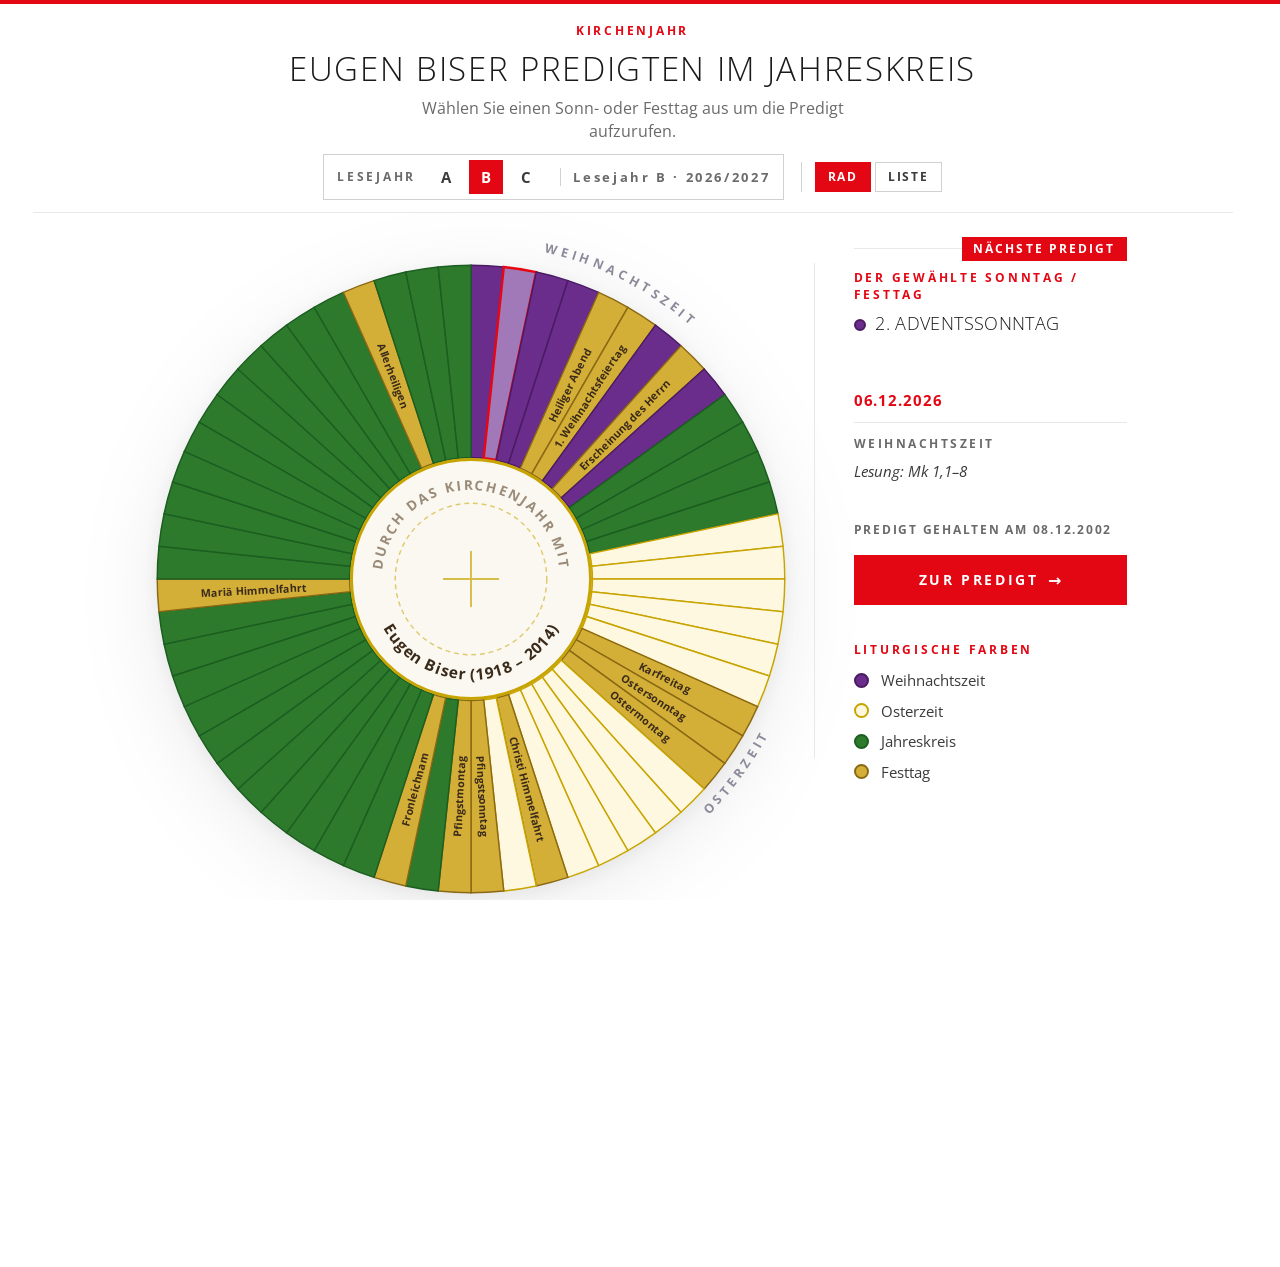
<file: index.html>
<!doctype html>
<html lang="de">
  <head>
    <meta charset="UTF-8" />
    <meta name="viewport" content="width=device-width, initial-scale=1.0" />
    <title>Kirchenjahresrad — Predigten</title>
    <meta
      name="description"
      content="Das katholische Kirchenjahr als interaktives Rad — Predigten von Eugen Biser und mehr."
    />
    <link rel="stylesheet" href="style.css?v=113" />
  </head>
  <body>
    <span class="accent-strip" aria-hidden="true"></span>

    <main>
      <header>
        <span class="section-label">Kirchenjahr</span>
        <h1>Eugen Biser Predigten im Jahreskreis</h1>
        <p class="subtitle">
          Wählen Sie einen Sonn- oder Festtag aus um die Predigt aufzurufen.
        </p>
        <div id="year-selector" aria-label="Lesejahr auswählen">
          <span class="year-selector-label">Lesejahr</span>
          <button class="year-btn active" data-year="A">A</button>
          <button class="year-btn" data-year="B">B</button>
          <button class="year-btn" data-year="C">C</button>
          <span id="year-label">2025/2026</span>
        </div>
        <div id="view-toggle" role="radiogroup" aria-label="Ansicht">
          <button
            class="vt-btn active"
            data-view="wheel"
            role="radio"
            aria-checked="true"
          >
            Rad
          </button>
          <button
            class="vt-btn"
            data-view="list"
            role="radio"
            aria-checked="false"
          >
            Liste
          </button>
        </div>
      </header>

      <div class="main-layout">
        <aside class="left-col" aria-label="Über Eugen Biser">
          <div class="bio-box">
            <span class="section-label">Über den Theologen</span>
            <h2>Eugen Biser</h2>
            <p class="bio-lifespan">1918 – 2014</p>
            <p>
              Professor Dr. Eugen Biser war ein deutscher katholischer Theologe
              und Religionsphilosoph. 1974 übernahm er an der
              Ludwig-Maximilians-Universität München den Lehrstuhl für
              Christliche Weltanschauung und Religionsphilosophie, den zuvor
              Romano Guardini innehatte.
            </p>
            <p>
              Mit seinen Werken zur therapeutischen Theologie und einem modernen
              Christusverständnis prägte er die katholische Theologie des 20.
              Jahrhunderts. Seine Predigten verbinden tiefe Spiritualität mit
              intellektueller Klarheit.
            </p>
          </div>
        </aside>

        <div id="wheel-container"></div>

        <aside class="sidebar" aria-label="Legende und Informationen">
          <div class="legend-box">
            <span class="section-label">Liturgische Farben</span>
            <div id="legend"></div>
          </div>

          <div id="info-panel" aria-live="polite">
            <span class="ip-upcoming-badge" aria-hidden="true"
              >Nächste Predigt</span
            >
            <div class="ip-empty">
              <svg
                class="ip-empty-icon"
                viewBox="0 0 48 48"
                fill="none"
                aria-hidden="true"
              >
                <circle
                  cx="24"
                  cy="24"
                  r="20"
                  stroke="currentColor"
                  stroke-width="1.2"
                  opacity="0.5"
                />
                <circle
                  cx="24"
                  cy="24"
                  r="12"
                  stroke="currentColor"
                  stroke-width="1.2"
                  opacity="0.35"
                />
                <circle
                  cx="24"
                  cy="24"
                  r="4"
                  fill="currentColor"
                  opacity="0.25"
                />
                <line
                  x1="24"
                  y1="4"
                  x2="24"
                  y2="12"
                  stroke="currentColor"
                  stroke-width="1"
                  opacity="0.3"
                />
                <line
                  x1="24"
                  y1="36"
                  x2="24"
                  y2="44"
                  stroke="currentColor"
                  stroke-width="1"
                  opacity="0.3"
                />
                <line
                  x1="4"
                  y1="24"
                  x2="12"
                  y2="24"
                  stroke="currentColor"
                  stroke-width="1"
                  opacity="0.3"
                />
                <line
                  x1="36"
                  y1="24"
                  x2="44"
                  y2="24"
                  stroke="currentColor"
                  stroke-width="1"
                  opacity="0.3"
                />
              </svg>
              <span class="ip-empty-title">Sonntag / Festtag auswählen</span>
              <span class="ip-empty-hint ip-hint-wheel"
                >Wählen Sie ein Segment im Rad aus</span
              >
              <span class="ip-empty-hint ip-hint-list"
                >Wählen Sie einen Eintrag aus der Liste</span
              >
            </div>
            <div class="ip-content">
              <span class="section-label">Der gewählte Sonntag / Festtag</span>
              <div class="ip-header">
                <span class="ip-color-dot"></span>
                <div>
                  <span class="ip-label">—</span>
                </div>
              </div>
              <span class="ip-date"></span>
              <span class="ip-season"></span>
              <span class="ip-lesung">&nbsp;</span>
              <span class="ip-predigt-date">&nbsp;</span>
              <button id="info-predigt" type="button" class="no-url">
                Zur Predigt
              </button>
            </div>
          </div>
        </aside>
      </div>
    </main>

    <footer>
      <p id="footer-text">
        Kirchenjahr 2025/2026 (Lesejahr A) — Alle Sonn- und ausgewählte Festtage
        vom 1.&nbsp;Advent bis Christkönig
      </p>
      <p class="footer-links">
        <a href="impressum.html">Impressum</a> ·
        <a href="datenschutz.html">Datenschutz</a>
      </p>
    </footer>

    <div id="tooltip" role="tooltip" aria-hidden="true">
      <span class="tt-label"></span>
      <span class="tt-date"></span>
    </div>

    <script src="data.js?v=110"></script>
    <script src="wheel.js?v=110"></script>
  </body>
</html>
</file>
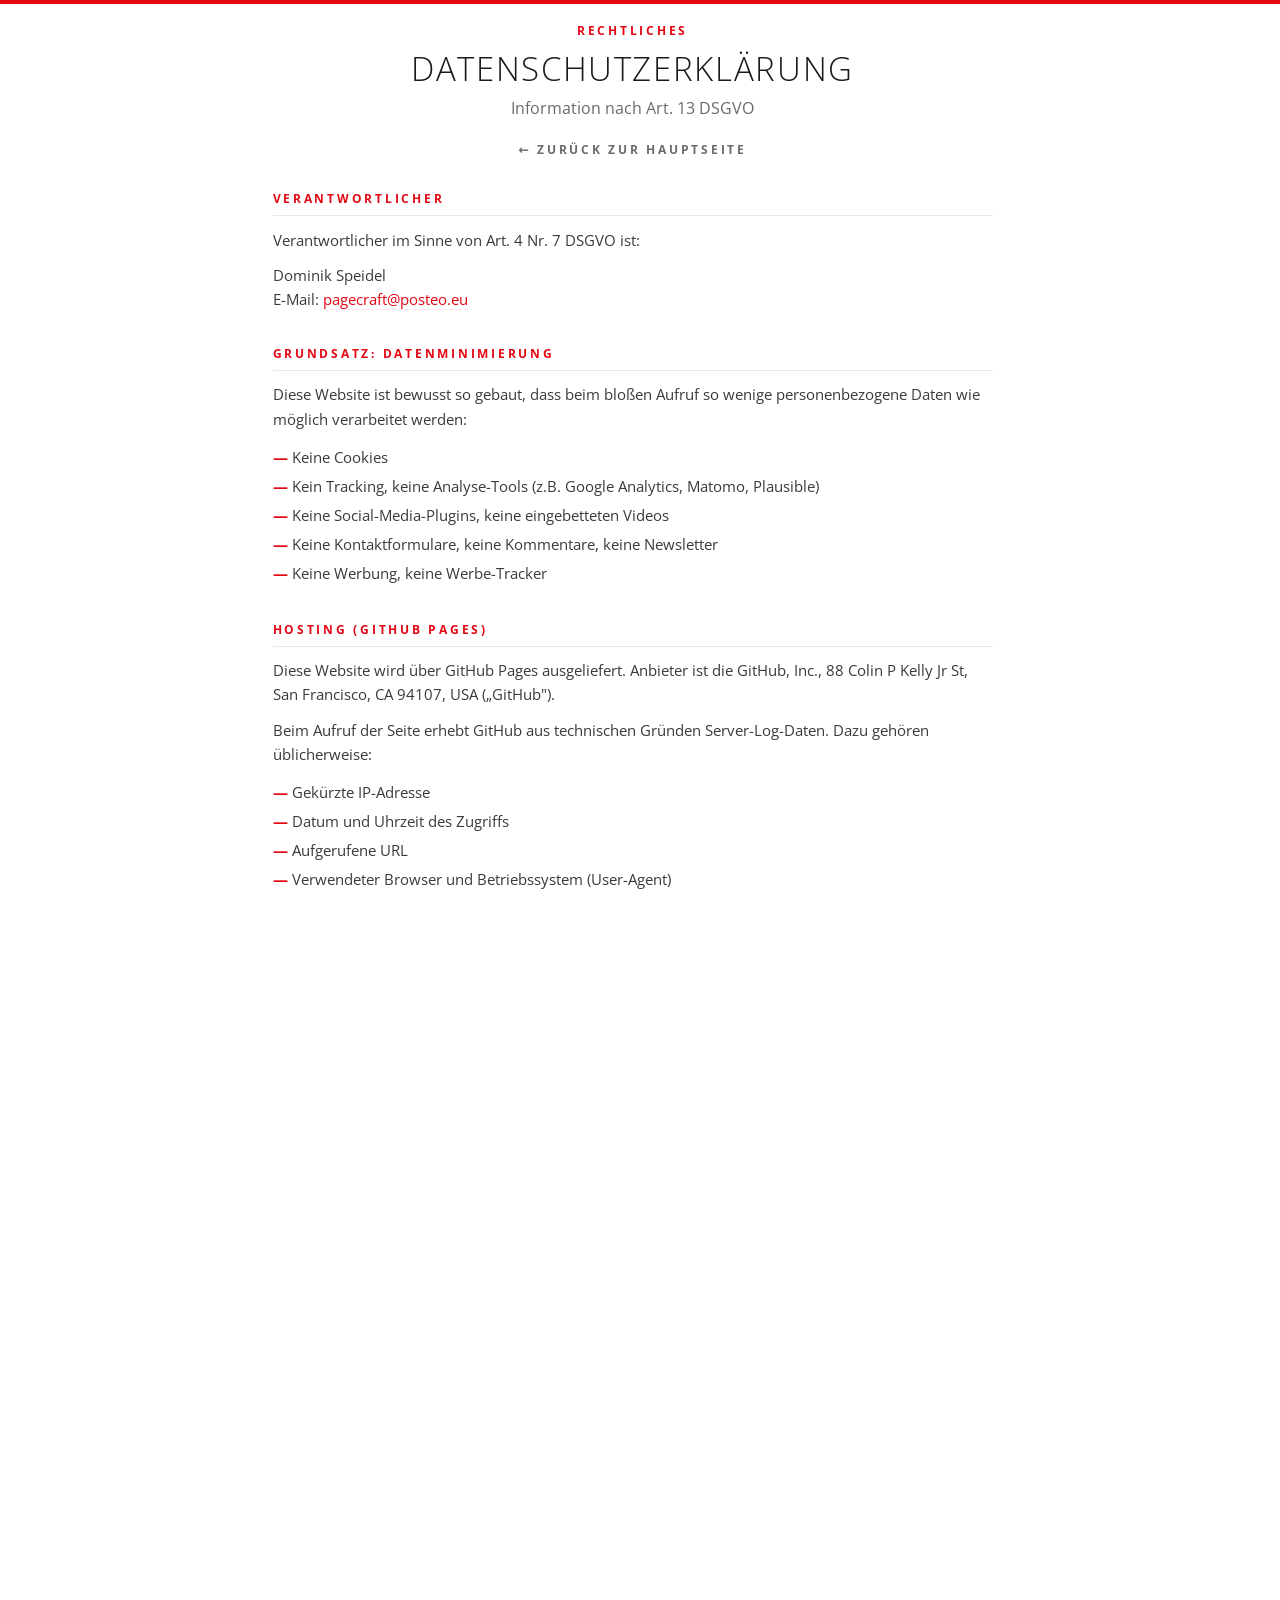
<file: datenschutz.html>
<!doctype html>
<html lang="de">
  <head>
    <meta charset="UTF-8" />
    <meta name="viewport" content="width=device-width, initial-scale=1.0" />
    <title>Datenschutz — Kirchenjahresrad</title>
    <meta
      name="description"
      content="Datenschutzerklärung der Seite Kirchenjahresrad — Eugen Biser Predigten."
    />
    <link rel="stylesheet" href="style.css?v=109" />
  </head>
  <body class="info-page">
    <span class="accent-strip" aria-hidden="true"></span>

    <main>
      <header>
        <span class="section-label">Rechtliches</span>
        <h1>Datenschutzerklärung</h1>
        <p class="subtitle">Information nach Art. 13 DSGVO</p>
        <a href="index.html" class="back-link">← Zurück zur Hauptseite</a>
      </header>

      <article class="info-content">
        <section>
          <h2>Verantwortlicher</h2>
          <p>
            Verantwortlicher im Sinne von Art. 4 Nr. 7 DSGVO ist:
          </p>
          <p>
            Dominik Speidel<br />
            E-Mail:
            <a href="mailto:pagecraft@posteo.eu">pagecraft@posteo.eu</a>
          </p>
        </section>

        <section>
          <h2>Grundsatz: Datenminimierung</h2>
          <p>
            Diese Website ist bewusst so gebaut, dass beim bloßen Aufruf so
            wenige personenbezogene Daten wie möglich verarbeitet werden:
          </p>
          <ul>
            <li>Keine Cookies</li>
            <li>Kein Tracking, keine Analyse-Tools (z.B. Google Analytics, Matomo, Plausible)</li>
            <li>Keine Social-Media-Plugins, keine eingebetteten Videos</li>
            <li>Keine Kontaktformulare, keine Kommentare, keine Newsletter</li>
            <li>Keine Werbung, keine Werbe-Tracker</li>
          </ul>
        </section>

        <section>
          <h2>Hosting (GitHub Pages)</h2>
          <p>
            Diese Website wird über GitHub Pages ausgeliefert. Anbieter ist
            die GitHub, Inc., 88 Colin P Kelly Jr St, San Francisco,
            CA 94107, USA („GitHub").
          </p>
          <p>
            Beim Aufruf der Seite erhebt GitHub aus technischen Gründen
            Server-Log-Daten. Dazu gehören üblicherweise:
          </p>
          <ul>
            <li>Gekürzte IP-Adresse</li>
            <li>Datum und Uhrzeit des Zugriffs</li>
            <li>Aufgerufene URL</li>
            <li>Verwendeter Browser und Betriebssystem (User-Agent)</li>
            <li>Referer-URL (die Seite, von der Sie kamen, sofern übertragen)</li>
          </ul>
          <p>
            Diese Daten sind erforderlich, um die Seite sicher und stabil
            ausliefern zu können (Abwehr von Missbrauch, Lastverteilung,
            Fehleranalyse). Eine Verknüpfung dieser Daten mit Ihrer Person
            findet durch mich nicht statt.
          </p>
          <p>
            Rechtsgrundlage ist Art. 6 Abs. 1 lit. f DSGVO (berechtigtes
            Interesse am sicheren Betrieb des Angebots).
          </p>
          <p>
            Die Datenübermittlung in die USA erfolgt auf Grundlage des
            EU-US Data Privacy Framework. Details zur Datenverarbeitung
            durch GitHub finden Sie hier:
            <a
              href="https://docs.github.com/de/site-policy/privacy-policies/github-general-privacy-statement"
              target="_blank"
              rel="noopener noreferrer"
            >GitHub Privacy Statement</a>.
          </p>
        </section>

        <section>
          <h2>Schriften (lokal gehostet)</h2>
          <p>
            Diese Website verwendet die Schriftart „Open Sans"
            (SIL Open Font License). Die Schriftdateien werden direkt vom
            Server dieser Website ausgeliefert. Es findet
            <strong>keine Verbindung zu Google Fonts oder anderen
            Drittanbietern</strong> statt.
          </p>
        </section>

        <section>
          <h2>Externe Links (YouTube)</h2>
          <p>
            Auf dieser Seite befinden sich Links zu Predigt-Videos auf
            YouTube (betrieben von der Google Ireland Limited, Gordon House,
            Barrow Street, Dublin 4, Irland).
          </p>
          <p>
            Beim bloßen Anzeigen dieser Seite werden
            <strong>keine Daten</strong> an YouTube oder Google übermittelt
            — die Links sind reine Textverweise, es werden keine Vorschau-
            oder Iframe-Einbettungen geladen.
          </p>
          <p>
            Erst wenn Sie aktiv auf den Button „Zur Predigt" klicken, öffnet
            sich ein neues Browser-Fenster mit YouTube. Ab diesem Zeitpunkt
            gelten ausschließlich die Datenschutzbestimmungen von Google:
            <a
              href="https://policies.google.com/privacy"
              target="_blank"
              rel="noopener noreferrer"
            >policies.google.com/privacy</a>.
          </p>
        </section>

        <section>
          <h2>Speicherung im Browser (Local Storage)</h2>
          <p>
            Diese Website speichert
            <strong>nichts im Local Storage und keine Cookies</strong>. Ihre
            Einstellungen (z.B. ob Sie das Rad oder die Liste sehen möchten)
            bleiben nur für die aktuelle Sitzung erhalten und werden nach
            dem Schließen des Tabs vergessen.
          </p>
        </section>

        <section>
          <h2>Ihre Rechte</h2>
          <p>
            Nach der DSGVO stehen Ihnen folgende Rechte zu:
          </p>
          <ul>
            <li>Auskunft über die zu Ihrer Person gespeicherten Daten (Art. 15 DSGVO)</li>
            <li>Berichtigung unrichtiger Daten (Art. 16 DSGVO)</li>
            <li>Löschung (Art. 17 DSGVO)</li>
            <li>Einschränkung der Verarbeitung (Art. 18 DSGVO)</li>
            <li>Datenübertragbarkeit (Art. 20 DSGVO)</li>
            <li>Widerspruch gegen die Verarbeitung (Art. 21 DSGVO)</li>
            <li>Beschwerde bei einer Datenschutz-Aufsichtsbehörde (Art. 77 DSGVO)</li>
          </ul>
          <p>
            Für alle Anfragen erreichen Sie mich unter:
            <a href="mailto:pagecraft@posteo.eu">pagecraft@posteo.eu</a>.
          </p>
          <p>
            Zuständige Aufsichtsbehörde für eine etwaige Beschwerde ist die
            Datenschutz-Aufsichtsbehörde Ihres Bundeslandes bzw. des Landes
            Ihres gewöhnlichen Aufenthalts oder Arbeitsplatzes.
          </p>
        </section>

        <section>
          <h2>Änderungen dieser Datenschutzerklärung</h2>
          <p>
            Sollte sich an der technischen Ausgestaltung dieser Seite
            etwas ändern, das datenschutzrechtlich relevant ist, wird
            diese Erklärung entsprechend aktualisiert. Es gilt jeweils
            die aktuelle, auf dieser Seite veröffentlichte Fassung.
          </p>
        </section>

        <p class="info-meta">Stand: April 2026</p>
      </article>
    </main>

    <footer>
      <p id="footer-text">
        Kirchenjahresrad — Predigten von Eugen Biser
      </p>
      <p class="footer-links">
        <a href="index.html">Hauptseite</a> ·
        <a href="impressum.html">Impressum</a> ·
        <a href="datenschutz.html">Datenschutz</a>
      </p>
    </footer>
  </body>
</html>
</file>
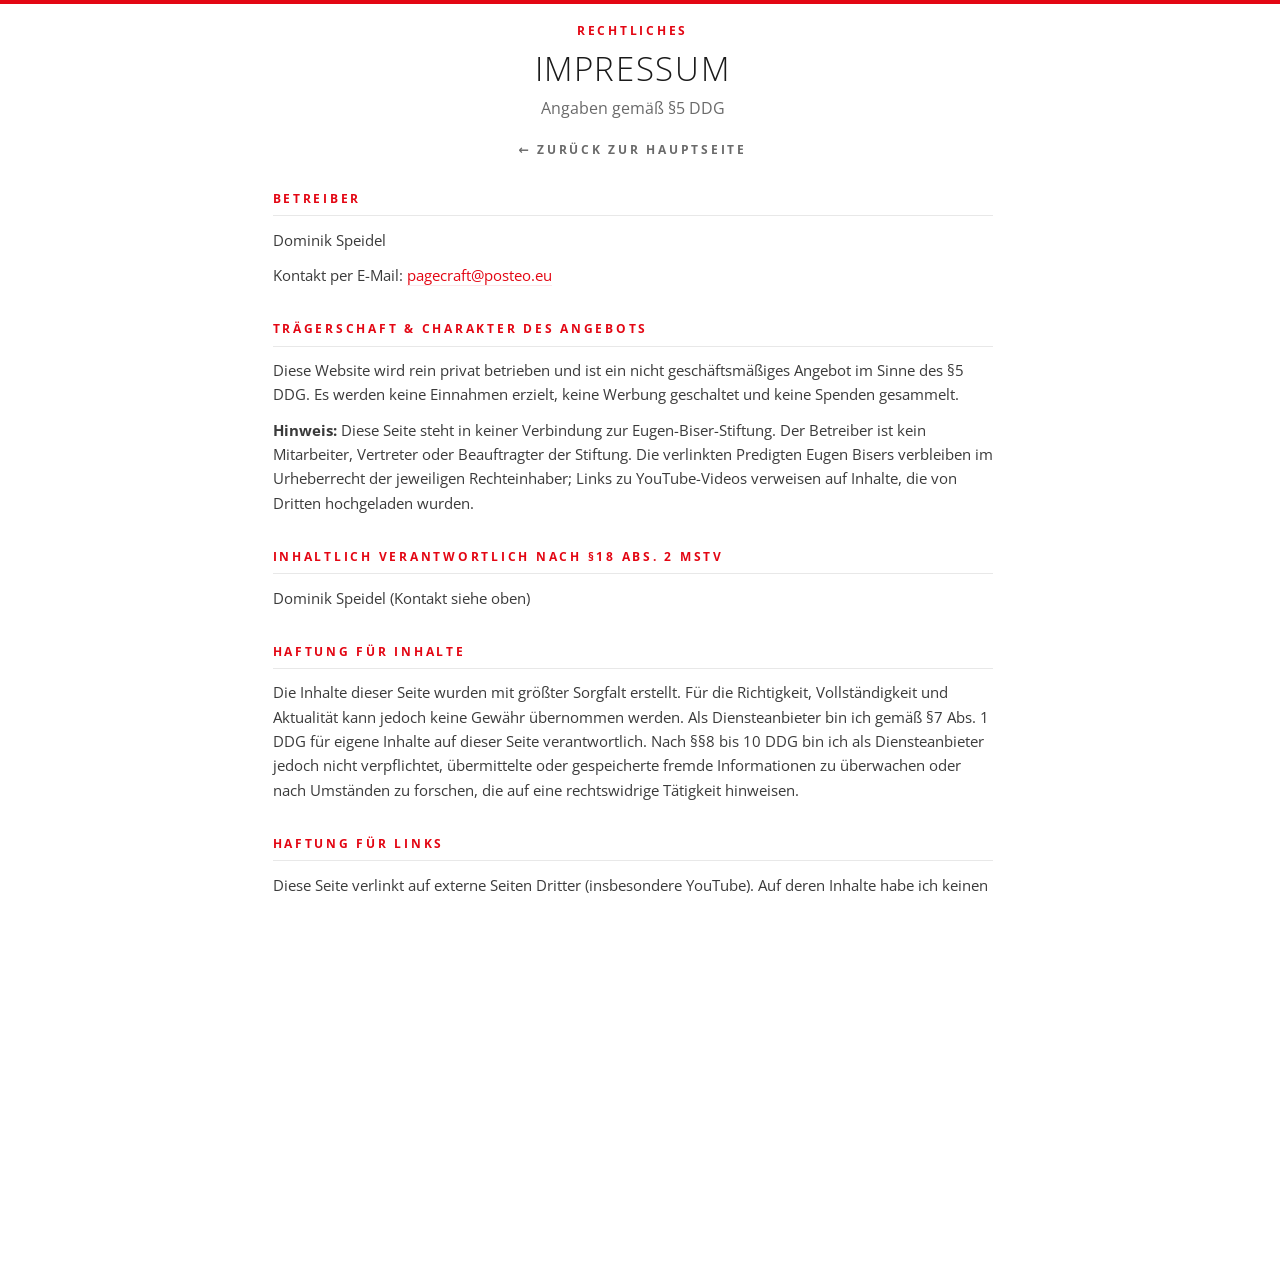
<file: impressum.html>
<!doctype html>
<html lang="de">
  <head>
    <meta charset="UTF-8" />
    <meta name="viewport" content="width=device-width, initial-scale=1.0" />
    <title>Impressum — Kirchenjahresrad</title>
    <meta
      name="description"
      content="Impressum der Seite Kirchenjahresrad — Eugen Biser Predigten."
    />
    <link rel="stylesheet" href="style.css?v=109" />
  </head>
  <body class="info-page">
    <span class="accent-strip" aria-hidden="true"></span>

    <main>
      <header>
        <span class="section-label">Rechtliches</span>
        <h1>Impressum</h1>
        <p class="subtitle">Angaben gemäß §5 DDG</p>
        <a href="index.html" class="back-link">← Zurück zur Hauptseite</a>
      </header>

      <article class="info-content">
        <section>
          <h2>Betreiber</h2>
          <p>Dominik Speidel</p>
          <p>
            Kontakt per E-Mail:
            <a href="mailto:pagecraft@posteo.eu">pagecraft@posteo.eu</a>
          </p>
        </section>

        <section>
          <h2>Trägerschaft &amp; Charakter des Angebots</h2>
          <p>
            Diese Website wird rein privat betrieben und ist ein nicht
            geschäftsmäßiges Angebot im Sinne des §5 DDG. Es werden keine
            Einnahmen erzielt, keine Werbung geschaltet und keine Spenden
            gesammelt.
          </p>
          <p>
            <strong>Hinweis:</strong> Diese Seite steht in keiner Verbindung
            zur Eugen-Biser-Stiftung. Der Betreiber ist kein Mitarbeiter,
            Vertreter oder Beauftragter der Stiftung. Die verlinkten
            Predigten Eugen Bisers verbleiben im Urheberrecht der jeweiligen
            Rechteinhaber; Links zu YouTube-Videos verweisen auf Inhalte,
            die von Dritten hochgeladen wurden.
          </p>
        </section>

        <section>
          <h2>Inhaltlich verantwortlich nach §18 Abs. 2 MStV</h2>
          <p>Dominik Speidel (Kontakt siehe oben)</p>
        </section>

        <section>
          <h2>Haftung für Inhalte</h2>
          <p>
            Die Inhalte dieser Seite wurden mit größter Sorgfalt erstellt.
            Für die Richtigkeit, Vollständigkeit und Aktualität kann jedoch
            keine Gewähr übernommen werden. Als Diensteanbieter bin ich
            gemäß §7 Abs. 1 DDG für eigene Inhalte auf dieser Seite
            verantwortlich. Nach §§8 bis 10 DDG bin ich als Diensteanbieter
            jedoch nicht verpflichtet, übermittelte oder gespeicherte fremde
            Informationen zu überwachen oder nach Umständen zu forschen,
            die auf eine rechtswidrige Tätigkeit hinweisen.
          </p>
        </section>

        <section>
          <h2>Haftung für Links</h2>
          <p>
            Diese Seite verlinkt auf externe Seiten Dritter (insbesondere
            YouTube). Auf deren Inhalte habe ich keinen Einfluss. Für die
            Inhalte verlinkter Seiten ist stets der jeweilige Anbieter oder
            Betreiber verantwortlich. Zum Zeitpunkt der Verlinkung waren
            keine Rechtsverstöße erkennbar. Bei Bekanntwerden von
            Rechtsverletzungen werden derartige Links umgehend entfernt.
          </p>
        </section>

        <section>
          <h2>Urheberrecht</h2>
          <p>
            Das Design und die Struktur dieser Website unterliegen dem
            Urheberrecht. Die verlinkten Predigten Eugen Bisers sind
            Eigentum der jeweiligen Rechteinhaber. Die verwendete Schrift
            „Open Sans" steht unter der SIL Open Font License
            (siehe <code>fonts/OFL.txt</code> im Projekt).
          </p>
        </section>

        <p class="info-meta">Stand: April 2026</p>
      </article>
    </main>

    <footer>
      <p id="footer-text">
        Kirchenjahresrad — Predigten von Eugen Biser
      </p>
      <p class="footer-links">
        <a href="index.html">Hauptseite</a> ·
        <a href="impressum.html">Impressum</a> ·
        <a href="datenschutz.html">Datenschutz</a>
      </p>
    </footer>
  </body>
</html>
</file>
<file: style.css>
/* ═══════════════════════════════════════════════════════════════════════════
   Kirchenjahresrad — style.css
   Design: Variante 4 — Stiftungs-Look (Rot/Weiß, Open Sans, Corporate-Clean)
   ═══════════════════════════════════════════════════════════════════════════ */

/* ── Schrift: Open Sans lokal gehostet (SIL OFL, siehe fonts/OFL.txt) ──── */
@font-face {
  font-family: 'Open Sans';
  font-style: normal;
  font-weight: 300;
  font-display: swap;
  src: url('fonts/open-sans-300.woff2') format('woff2');
}
@font-face {
  font-family: 'Open Sans';
  font-style: normal;
  font-weight: 400;
  font-display: swap;
  src: url('fonts/open-sans-400.woff2') format('woff2');
}
@font-face {
  font-family: 'Open Sans';
  font-style: italic;
  font-weight: 400;
  font-display: swap;
  src: url('fonts/open-sans-400-italic.woff2') format('woff2');
}
@font-face {
  font-family: 'Open Sans';
  font-style: normal;
  font-weight: 700;
  font-display: swap;
  src: url('fonts/open-sans-700.woff2') format('woff2');
}

*, *::before, *::after { box-sizing: border-box; margin: 0; padding: 0; }

:root {
  --white:       #ffffff;
  --off-white:   #fafafa;
  --ink:         #1a1a1a;
  --ink-soft:    #3a3a3a;
  --ink-muted:   #6a6a6a;
  --ink-light:   #a0a0a0;
  --red:         #e30613;
  --red-dark:    #b5000d;
  --red-soft:    #fce8ea;
  --rule:        #e8e8e8;
  --rule-strong: #d0d0d0;

  --font-ui: 'Open Sans', -apple-system, BlinkMacSystemFont, 'Segoe UI', system-ui, sans-serif;

  --ease: cubic-bezier(0.22, 1, 0.36, 1);
  --transition: 220ms var(--ease);
}

html, body {
  height: 100%;
  color: var(--ink);
  font-family: var(--font-ui);
  font-weight: 400;
  -webkit-font-smoothing: antialiased;
  -moz-osx-font-smoothing: grayscale;
  text-rendering: optimizeLegibility;
  overflow-x: hidden;
}

body { scrollbar-gutter: stable; }

body {
  display: flex;
  flex-direction: column;
  min-height: 100vh;
  background: var(--white);
  padding: 0 0 1rem;
  position: relative;
}

.accent-strip {
  position: fixed;
  top: 0;
  left: 0;
  right: 0;
  height: 4px;
  background: var(--red);
  z-index: 10;
}

main {
  display: flex;
  flex-direction: column;
  align-items: center;
  width: 100%;
  padding: 0 2rem;
}

.section-label {
  display: inline-block;
  font-family: var(--font-ui);
  font-size: 0.78rem;
  font-weight: 700;
  letter-spacing: 0.22em;
  text-transform: uppercase;
  color: var(--red);
  margin-bottom: 0.6rem;
}

/* ═══════════════════════════════════════════════════════════════════════
   Header
   ═══════════════════════════════════════════════════════════════════════ */
header {
  width: 100%;
  max-width: 1280px;
  /* Vertikale Paddings skalieren mit Viewport-Höhe — auf kurzen Laptops (900px)
     bleibt mehr Platz fürs Rad; auf größeren Monitoren bekommt der Header Luft. */
  padding: clamp(0.9rem, 2vh, 2rem) 1rem clamp(0.6rem, 1.4vh, 1.4rem);
  text-align: center;
}

header h1 {
  font-family: var(--font-ui);
  font-size: clamp(1.5rem, 2.6vw, 2.1rem);
  font-weight: 300;
  letter-spacing: 0.05em;
  text-transform: uppercase;
  line-height: 1.2;
  color: var(--ink);
  margin: 0 auto 0.5rem;
  max-width: none;
}

header .subtitle {
  font-family: var(--font-ui);
  font-size: 1rem;
  font-weight: 400;
  color: var(--ink-muted);
  max-width: 52ch;
  margin: 0 auto 0.7rem;
  line-height: 1.45;
}

#year-selector {
  display: inline-flex;
  align-items: center;
  gap: 0.4rem;
  padding: 0.3rem 0.8rem;
  border: 1px solid var(--rule-strong);
}

.year-selector-label {
  font-family: var(--font-ui);
  font-size: 0.78rem;
  font-weight: 700;
  letter-spacing: 0.22em;
  text-transform: uppercase;
  color: var(--ink-muted);
  margin-right: 0.4rem;
}

.year-btn {
  width: 34px;
  height: 34px;
  border: 1px solid transparent;
  background: transparent;
  color: var(--ink-soft);
  font-family: var(--font-ui);
  font-size: 0.95rem;
  font-weight: 700;
  letter-spacing: 0.04em;
  cursor: pointer;
  transition: all var(--transition);
}

.year-btn:hover:not(:disabled):not(.active) {
  color: var(--red);
  border-color: var(--red);
}

.year-btn.active {
  background: var(--red);
  color: var(--white);
  cursor: default;
}

.year-btn:disabled {
  opacity: 0.35;
  cursor: not-allowed;
}

#year-label {
  font-family: var(--font-ui);
  font-size: 0.82rem;
  font-weight: 700;
  letter-spacing: 0.2em;
  color: var(--ink-muted);
  margin-left: 0.6rem;
  padding-left: 0.8rem;
  border-left: 1px solid var(--rule-strong);
}

/* ═══════════════════════════════════════════════════════════════════════
   Main Layout
   ═══════════════════════════════════════════════════════════════════════ */
.main-layout {
  display: flex;
  flex-direction: row;
  align-items: flex-start;
  justify-content: center;
  width: 100%;
  max-width: 1440px;
  border-top: 1px solid var(--rule);
  /* Vertikale Atmung: mit vh skalieren, damit kurze Viewports (MacBook 900px)
     das Rad nicht ins Abschneiden zwingen. */
  padding-top: clamp(0.8rem, 2vh, 2.2rem);
  padding-bottom: clamp(0.8rem, 2vh, 2rem);
  gap: clamp(0rem, 1.5vw, 1.2rem);
}

.left-col, .sidebar { position: relative; }

.left-col::after,
.sidebar::before {
  content: "";
  position: absolute;
  top: 1.5rem;
  bottom: 1.5rem;
  width: 1px;
  background: var(--rule);
}

.left-col::after { right: -1.3rem; }
.sidebar::before { left: -1.3rem; }

.left-col {
  flex: 0 0 280px;
  width: 280px;
  padding: 0.6rem 1.2rem 0 0.5rem;
}

.bio-box { background: transparent; }

.bio-box h2 {
  font-family: var(--font-ui);
  font-size: 1.4rem;
  font-weight: 300;
  letter-spacing: 0.02em;
  text-transform: uppercase;
  color: var(--ink);
  margin-bottom: 0.3rem;
  line-height: 1.2;
}

.bio-box .bio-lifespan {
  font-family: var(--font-ui);
  font-size: 0.92rem;
  font-weight: 700;
  color: var(--red);
  letter-spacing: 0.08em;
  margin-bottom: 1rem;
}

.bio-box p:not(.bio-lifespan) {
  font-family: var(--font-ui);
  font-size: 0.95rem;
  line-height: 1.6;
  color: var(--ink-soft);
  font-weight: 400;
  margin-bottom: 0.85rem;
}

.bio-box p:last-child { margin-bottom: 0; }

/* ═══════════════════════════════════════════════════════════════════════
   Rad
   ═══════════════════════════════════════════════════════════════════════ */
#wheel-container {
  flex: 0 0 auto;
  display: flex;
  align-items: center;
  justify-content: center;
  padding: 0 1.5rem;
  position: relative;
}

.wheel-svg {
  /* Rad hat Priorität beim Schrumpfen: erst wenn weder 600px noch 92vw noch
     100vh-240px ausreichen, wird es kleiner. Paddings/Gaps der Nachbarn
     (clamp()) werden vorher reduziert. */
  width: min(600px, 92vw, calc(100vh - 240px));
  height: min(600px, 92vw, calc(100vh - 240px));
  filter:
    drop-shadow(0 4px 10px rgba(0, 0, 0, 0.06))
    drop-shadow(0 16px 40px rgba(0, 0, 0, 0.08));
  display: block;
}

/* SVG-Texte in Open Sans, konsistent mit der restlichen UI. */
.wheel-svg text { font-family: var(--font-ui); }

.slice {
  cursor: pointer;
  transition: transform 250ms var(--ease), filter 250ms var(--ease),
              stroke 180ms var(--ease), stroke-width 180ms var(--ease);
  outline: none;
  transform-origin: center;
}

.slice.hovered {
  transform: scale(1.02);
  filter: brightness(1.05) saturate(1.1);
  stroke: var(--red) !important;
  stroke-width: 2 !important;
}

.slice.active {
  stroke: var(--red) !important;
  stroke-width: 2.5 !important;
  filter: brightness(1.02);
}

.slice:focus-visible {
  stroke: var(--red) !important;
  stroke-width: 3 !important;
}

.center-decoration { pointer-events: none; }

/* ═══════════════════════════════════════════════════════════════════════
   Rechte Seitenleiste
   ═══════════════════════════════════════════════════════════════════════ */
.sidebar {
  flex: 0 0 300px;
  width: 300px;
  display: flex;
  flex-direction: column;
  gap: clamp(1.4rem, 2.5vw, 2.4rem);
  padding: 0.6rem 0.5rem 0 1.2rem;
}

/* Info-Panel zuoberst, Legende darunter — verhindert UI-Verschiebung
   beim Toggle Rad↔Liste, wenn die Legende im List-View ausgeblendet wird.
   Das Info-Panel bleibt dadurch stets an derselben Y-Position. */
.sidebar #info-panel { order: 1; }
.sidebar .legend-box { order: 2; }

.legend-box { background: transparent; }

#legend {
  display: flex;
  flex-direction: column;
  gap: 0.65rem;
  margin-top: 0.2rem;
}

.legend-item {
  display: flex;
  align-items: center;
  gap: 0.75rem;
  font-family: var(--font-ui);
  font-size: 0.95rem;
  color: var(--ink-soft);
  font-weight: 400;
}

.legend-dot {
  width: 15px;
  height: 15px;
  border-radius: 50%;
  flex-shrink: 0;
}

/* ═══════════════════════════════════════════════════════════════════════
   Info-Panel
   ═══════════════════════════════════════════════════════════════════════ */
#info-panel {
  position: relative;
  padding: 1.2rem 0 0;
  border-top: 1px solid var(--rule);
  display: flex;
  flex-direction: column;
  width: 100%;
  min-width: 0;
}

.ip-upcoming-badge {
  display: none;
  position: absolute;
  top: -0.8rem;
  right: 0;
  padding: 0.3rem 0.7rem;
  background: var(--red);
  color: var(--white);
  font-family: var(--font-ui);
  font-size: 0.72rem;
  font-weight: 700;
  letter-spacing: 0.18em;
  text-transform: uppercase;
}

#info-panel.visible.is-upcoming .ip-upcoming-badge {
  display: inline-block;
}

.ip-empty {
  display: flex;
  flex-direction: column;
  align-items: center;
  justify-content: center;
  gap: 0.4rem;
  color: var(--red);
  text-align: center;
  padding: 1.5rem 0.5rem;
}

.ip-empty-icon {
  width: 44px;
  height: 44px;
  opacity: 0.5;
  color: var(--red);
  margin-bottom: 0.3rem;
}

.ip-empty-title {
  font-family: var(--font-ui);
  font-size: 1.05rem;
  font-weight: 300;
  letter-spacing: 0.08em;
  text-transform: uppercase;
  color: var(--ink);
}

.ip-empty-hint {
  font-family: var(--font-ui);
  font-size: 0.85rem;
  color: var(--ink-muted);
  margin-top: 0.5rem;
}

/* Hint wechselt je nach aktivem View */
body[data-view="wheel"] .ip-hint-list,
body[data-view="list"]  .ip-hint-wheel { display: none; }

#info-panel.visible .ip-empty { display: none; }

.ip-content {
  display: none;
  flex-direction: column;
  flex: 1;
  animation: ip-fade-in 260ms var(--ease);
}

@keyframes ip-fade-in {
  from { opacity: 0; transform: translateY(4px); }
  to   { opacity: 1; transform: translateY(0); }
}

#info-panel.visible .ip-content { display: flex; }

.ip-header {
  display: flex;
  align-items: flex-start;
  gap: 0.6rem;
  margin-bottom: 0.4rem;
  min-width: 0;
}

.ip-header > div {
  flex: 1 1 auto;
  min-width: 0;
}

.ip-color-dot {
  width: 12px;
  height: 12px;
  border-radius: 50%;
  flex-shrink: 0;
  margin-top: 7px;
}

.ip-label {
  font-family: var(--font-ui);
  font-size: 1.15rem;
  font-weight: 300;
  letter-spacing: 0.02em;
  text-transform: uppercase;
  line-height: 1.2;
  color: var(--ink);
  display: -webkit-box;
  -webkit-box-orient: vertical;
  -webkit-line-clamp: 3;
  overflow: hidden;
  overflow-wrap: break-word;
  word-wrap: break-word;
  hyphens: auto;
  /* Always reserve (and cap at) exactly 3 lines — ensures constant panel
     height regardless of Sunday-name length. Worst case:
     "ERSCHEINUNG DES HERRN (HEILIGE DREI KÖNIGE)" */
  height: calc(1.15rem * 1.2 * 3);
}

.ip-date {
  display: block;
  font-family: var(--font-ui);
  font-size: 0.92rem;
  font-weight: 700;
  color: var(--red);
  letter-spacing: 0.06em;
  margin-top: 0.3rem;
}

.ip-season {
  display: block;
  font-family: var(--font-ui);
  font-size: 0.78rem;
  color: var(--ink-muted);
  text-transform: uppercase;
  letter-spacing: 0.2em;
  font-weight: 700;
  margin-top: 0.8rem;
  padding-top: 0.7rem;
  border-top: 1px solid var(--rule);
}

.ip-lesung {
  visibility: hidden;
  display: -webkit-box;
  -webkit-box-orient: vertical;
  -webkit-line-clamp: 2;
  overflow: hidden;
  font-family: var(--font-ui);
  font-size: 0.95rem;
  color: var(--ink-soft);
  font-style: italic;
  font-weight: 400;
  line-height: 1.5;
  margin-top: 0.5rem;
  margin-bottom: 0.7rem;
  /* Always exactly 2 lines (hidden or visible) — constant panel height. */
  height: calc(0.95rem * 1.5 * 2);
}

.ip-predigt-date {
  visibility: hidden;
  display: block;
  font-family: var(--font-ui);
  font-size: 0.78rem;
  color: var(--ink-muted);
  font-weight: 700;
  letter-spacing: 0.14em;
  text-transform: uppercase;
  margin-top: 0.3rem;
  margin-bottom: 1rem;
  line-height: 1.4;
  /* Always exactly 1 line — constant panel height. */
  height: calc(0.78rem * 1.4);
  white-space: nowrap;
  overflow: hidden;
  text-overflow: ellipsis;
}

#info-predigt {
  display: inline-flex;
  align-items: center;
  justify-content: center;
  gap: 0.6rem;
  width: 100%;
  height: 50px;
  margin-top: auto;
  border: none;
  border-radius: 0;
  padding: 0 1.1rem;
  font-family: var(--font-ui);
  font-size: 0.9rem;
  font-weight: 700;
  line-height: 1;
  letter-spacing: 0.18em;
  text-transform: uppercase;
  cursor: pointer;
  /* Keine background-Transition hier: Klassenwechsel (.no-url) würde sonst
     nur den Hintergrund weich über 220ms interpolieren, während color,
     border, font-size und text instant springen — das erzeugte den vom
     Nutzer gemeldeten "zweistufigen" Eindruck (altes Rot bleibt sichtbar
     während der neue graue Text schon da ist). State-Wechsel muss instant
     in einem Frame passieren. Hover-Delta (rot → rot-dark) ist klein genug,
     um ohne Transition natürlich zu wirken. */
  background: var(--red);
  color: var(--white);
  position: relative;
}

#info-predigt:not(.no-url)::after {
  content: "→";
  font-size: 1rem;
  letter-spacing: 0;
  transition: transform var(--transition);
}

#info-predigt:not(.no-url):hover { background: var(--red-dark); }
#info-predigt:not(.no-url):hover::after { transform: translateX(4px); }

#info-predigt.no-url {
  background: transparent;
  color: var(--ink-light);
  border: 1px solid var(--rule-strong);
  cursor: not-allowed;
  font-size: 0.75rem;
  letter-spacing: 0.1em;
  white-space: nowrap;
  overflow: hidden;
  text-overflow: ellipsis;
}

/* ═══════════════════════════════════════════════════════════════════════
   Tooltip
   ═══════════════════════════════════════════════════════════════════════ */
#tooltip {
  position: fixed;
  z-index: 1000;
  pointer-events: none;
  background: var(--white);
  color: var(--ink);
  border: 1px solid var(--rule-strong);
  border-top: 3px solid var(--red);
  border-radius: 0;
  padding: 0.75rem 1rem;
  font-family: var(--font-ui);
  font-size: 0.9rem;
  max-width: 260px;
  box-shadow: 0 8px 24px rgba(0, 0, 0, 0.12);
  opacity: 0;
  transform: translateY(4px);
  transition: opacity 180ms var(--ease), transform 180ms var(--ease);
  line-height: 1.4;
}

#tooltip.visible {
  opacity: 1;
  transform: translateY(0);
}

.tt-label {
  display: block;
  font-weight: 700;
  font-size: 0.95rem;
  letter-spacing: 0.02em;
  color: var(--ink);
  margin-bottom: 0.25rem;
  line-height: 1.3;
}

.tt-date {
  display: block;
  font-size: 0.82rem;
  font-weight: 400;
  color: var(--ink-muted);
  letter-spacing: 0.04em;
}

/* Touch-Geräte (Tablet/Phone): Tooltip unterdrücken — ohne verlässliches
   mouseleave bleibt er sonst nach einem Tap hängen und verdeckt Inhalte. */
@media (hover: none) {
  #tooltip { display: none !important; }
}


/* ═══════════════════════════════════════════════════════════════════════
   Footer
   ═══════════════════════════════════════════════════════════════════════ */
footer {
  width: 100%;
  max-width: 1280px;
  margin: clamp(0.6rem, 1.5vh, 1.5rem) auto 0;
  padding: clamp(0.6rem, 1.2vh, 1rem) 2rem 0;
  text-align: center;
  border-top: 1px solid var(--rule);
}

footer p {
  font-family: var(--font-ui);
  font-size: 0.78rem;
  color: var(--ink-muted);
  letter-spacing: 0.12em;
  text-transform: uppercase;
  font-weight: 400;
}

@media (prefers-reduced-motion: reduce) {
  .slice, #info-predigt, #tooltip, .ip-content { transition: none; animation: none; }
}

/* ═══════════════════════════════════════════════════════════════════════
   Info-Seiten (Impressum / Datenschutz)
   ═══════════════════════════════════════════════════════════════════════ */
.info-page main { padding: 0 1.5rem; }

.info-content {
  width: 100%;
  max-width: 720px;
  margin: 0 auto;
  padding: clamp(1rem, 2vh, 2rem) 0 clamp(2rem, 4vh, 3rem);
  font-family: var(--font-ui);
  color: var(--ink);
  line-height: 1.6;
}

.info-content section { margin-bottom: 2rem; }
.info-content section:last-child { margin-bottom: 0; }

.info-content h2 {
  font-family: var(--font-ui);
  font-size: 0.78rem;
  font-weight: 700;
  letter-spacing: 0.22em;
  text-transform: uppercase;
  color: var(--red);
  margin-bottom: 0.7rem;
  padding-bottom: 0.4rem;
  border-bottom: 1px solid var(--rule);
}

.info-content p {
  font-size: 0.95rem;
  color: var(--ink-soft);
  margin-bottom: 0.7rem;
}

.info-content p:last-child { margin-bottom: 0; }

.info-content a {
  color: var(--red);
  text-decoration: none;
  border-bottom: 1px solid var(--red-soft);
  transition: border-color var(--transition);
}

.info-content a:hover,
.info-content a:focus-visible {
  border-bottom-color: var(--red);
  outline: none;
}

.info-content ul {
  list-style: none;
  padding: 0;
  margin-bottom: 0.7rem;
}

.info-content ul li {
  font-size: 0.95rem;
  color: var(--ink-soft);
  padding: 0.15rem 0 0.15rem 1.2rem;
  position: relative;
}

.info-content ul li::before {
  content: '—';
  position: absolute;
  left: 0;
  color: var(--red);
  font-weight: 700;
}

.info-content .info-meta {
  font-size: 0.78rem;
  color: var(--ink-muted);
  letter-spacing: 0.08em;
  text-transform: uppercase;
  margin-top: 1.5rem;
}

.back-link {
  display: inline-block;
  margin-top: 0.6rem;
  font-family: var(--font-ui);
  font-size: 0.78rem;
  font-weight: 700;
  letter-spacing: 0.22em;
  text-transform: uppercase;
  color: var(--ink-muted);
  text-decoration: none;
  transition: color var(--transition);
}

.back-link:hover,
.back-link:focus-visible {
  color: var(--red);
  outline: none;
}

/* Footer-Links auf allen Seiten */
footer p a {
  color: var(--ink-muted);
  text-decoration: none;
  transition: color var(--transition);
}

footer p a:hover,
footer p a:focus-visible {
  color: var(--red);
  outline: none;
}

footer .footer-links {
  margin-top: 0.3rem;
}

/* ═══════════════════════════════════════════════════════════════════════
   View Toggle (Tablet) + Swipe-Liste (Mobile/Tablet)
   ═══════════════════════════════════════════════════════════════════════ */
#view-toggle {
  display: none;
  margin-left: 0.8rem;
  padding-left: 0.8rem;
  border-left: 1px solid var(--rule-strong);
  gap: 0.25rem;
}

.vt-btn {
  height: 30px;
  padding: 0 0.75rem;
  border: 1px solid var(--rule-strong);
  background: transparent;
  color: var(--ink-soft);
  font-family: var(--font-ui);
  font-size: 0.78rem;
  font-weight: 700;
  letter-spacing: 0.14em;
  text-transform: uppercase;
  cursor: pointer;
  transition: all var(--transition);
}

.vt-btn:hover:not(.active) {
  color: var(--red);
  border-color: var(--red);
}

.vt-btn.active {
  background: var(--red);
  color: var(--white);
  border-color: var(--red);
  cursor: default;
}

/* Rad/Liste Visibility gesteuert über body[data-view] */
body[data-view="list"] .wheel-svg { display: none; }
body[data-view="wheel"] .swipe-list { display: none; }
/* Farblegende nur in der Rad-Ansicht sinnvoll — Listenansicht zeigt Farben
   bereits per Farbpunkt/Akzent an den Karten, daher hier ausblenden. */
body[data-view="list"] .legend-box { display: none; }

.swipe-list {
  --sl-card-h: clamp(72px, 12dvh, 96px);
  --sl-gap: 8px;
  --sl-visible: 4;
  width: 100%;
  max-width: 520px;
  height: calc(var(--sl-card-h) * var(--sl-visible) + var(--sl-gap) * (var(--sl-visible) - 1) + 16px);
  overflow-y: auto;
  scroll-snap-type: y mandatory;
  overscroll-behavior: contain;
  -webkit-overflow-scrolling: touch;
  border-top: 1px solid var(--rule);
  border-bottom: 1px solid var(--rule);
  padding: 8px 0;
  position: relative;
}

/* Desktop: Liste zeigt 6 Karten → ähnliche Höhe wie das Rad (~600px),
   damit die Mittelspalte beim Umschalten nicht in der Höhe kollabiert. */
@media (min-width: 1181px) {
  /* View-unabhängiger Slot: identische Breite/Höhe für Rad und Liste.
     Maße entsprechen denen der Wheel-SVG, damit sich die Spalten beim
     View-Wechsel nicht um ~80px verschieben. */
  #wheel-container {
    width: min(600px, 92vw, calc(100vh - 240px));
    height: min(600px, 92vw, calc(100vh - 240px));
    padding: 0;
  }

  /* Rad und Liste koexistieren im Slot, absolut positioniert,
     so daß Wechsel via Opacity statt Display funktioniert. */
  .wheel-svg,
  .swipe-list {
    position: absolute;
    inset: 0;
    width: 100%;
    height: 100%;
    max-width: none;
    transition: opacity 220ms var(--ease);
  }

  .swipe-list { --sl-visible: 6; }

  /* Weicher Fade zwischen Rad und Liste (overridet die globalen
     display: none Regeln oben). */
  body[data-view="list"] .wheel-svg {
    display: block;
    opacity: 0;
    pointer-events: none;
  }
  body[data-view="wheel"] .swipe-list {
    display: block;
    opacity: 0;
    pointer-events: none;
  }
}

.swipe-list::before,
.swipe-list::after {
  content: "";
  position: sticky;
  display: block;
  left: 0;
  right: 0;
  height: 20px;
  pointer-events: none;
  z-index: 2;
}
.swipe-list::before {
  top: 0;
  background: linear-gradient(to bottom, var(--white), rgba(255,255,255,0));
  margin-bottom: -20px;
}
.swipe-list::after {
  bottom: 0;
  background: linear-gradient(to top, var(--white), rgba(255,255,255,0));
  margin-top: -20px;
}

.swipe-list-track {
  list-style: none;
  display: flex;
  flex-direction: column;
  gap: var(--sl-gap);
  margin: 0;
  padding: 0;
}

.sl-card {
  position: relative;
  display: flex;
  align-items: center;
  gap: 0.75rem;
  height: var(--sl-card-h);
  padding: 0.6rem 0.9rem 0.6rem 1rem;
  background: var(--off-white);
  border: 1px solid var(--rule);
  cursor: pointer;
  scroll-snap-align: center;
  scroll-snap-stop: always;
  transition: background var(--transition), border-color var(--transition);
  outline: none;
}

.sl-card:hover:not(.active) {
  border-color: var(--rule-strong);
  background: var(--white);
}

.sl-card:focus-visible {
  border-color: var(--red);
  box-shadow: 0 0 0 2px var(--red-soft);
}

.sl-card.active {
  border-color: var(--red);
  background: var(--white);
}

.sl-accent {
  flex: 0 0 4px;
  align-self: stretch;
  border-radius: 0;
}

.sl-card.sl-christmas .sl-accent { background: #6B2D8B; }
.sl-card.sl-easter    .sl-accent { background: #C8A400; }
.sl-card.sl-ordinary  .sl-accent { background: #2D7A2D; }
.sl-card.sl-festtag   .sl-accent { background: #D4AF37; }

.sl-body {
  flex: 1 1 auto;
  min-width: 0;
  display: flex;
  flex-direction: column;
  gap: 0.15rem;
}

.sl-date {
  font-family: var(--font-ui);
  font-size: 0.78rem;
  font-weight: 700;
  color: var(--red);
  letter-spacing: 0.1em;
}

.sl-label {
  font-family: var(--font-ui);
  font-size: 0.98rem;
  font-weight: 400;
  color: var(--ink);
  letter-spacing: 0.01em;
  line-height: 1.25;
  white-space: nowrap;
  overflow: hidden;
  text-overflow: ellipsis;
}

.sl-meta {
  font-family: var(--font-ui);
  font-size: 0.72rem;
  font-weight: 700;
  color: var(--ink-muted);
  text-transform: uppercase;
  letter-spacing: 0.14em;
  white-space: nowrap;
  overflow: hidden;
  text-overflow: ellipsis;
}

.sl-sermon-dot {
  flex: 0 0 8px;
  width: 8px;
  height: 8px;
  border-radius: 50%;
  background: var(--red);
  align-self: center;
}

.sl-card.no-sermon .sl-sermon-dot {
  background: transparent;
  border: 1px solid var(--rule-strong);
}

/* ─── List-Modus auf Tablet/Phone: feste Reihenfolge (Liste → Info → Legende → Bio)
   Auf Desktop (>1180px) behält die Liste das 3-Spalten-Layout wie das Rad. */
@media (max-width: 1180px) {
  body[data-view="list"] #wheel-container {
    padding: 1rem 0;
    width: 100%;
  }
  body[data-view="list"] .main-layout {
    flex-direction: column;
    flex-wrap: nowrap;
    align-items: center;
    max-width: 640px;
    /* Großzügige Abstände zwischen Liste, Info-Panel, Legende, Bio — skalieren runter ab ~480px Breite */
    gap: clamp(1.4rem, 5vw, 3rem);
    padding-top: clamp(1.5rem, 4vw, 3rem);
    padding-bottom: clamp(1.5rem, 4vw, 3rem);
  }
  body[data-view="list"] .sidebar {
    gap: clamp(1.4rem, 5vw, 3rem);
  }
  body[data-view="list"] #wheel-container {
    order: 1;
    flex: 0 0 auto;
  }
  body[data-view="list"] .sidebar {
    order: 2;
    width: 100%;
    max-width: none;
    flex: 0 0 auto;
    flex-direction: column;
    flex-wrap: nowrap;
    gap: 1rem;
    padding: 0;
  }
  body[data-view="list"] .sidebar #info-panel {
    order: 1;
    flex: 0 0 auto;
    width: 100%;
    min-height: 0;
  }
  body[data-view="list"] .sidebar .legend-box {
    order: 2;
    flex: 0 0 auto;
    width: 100%;
  }
  body[data-view="list"] .left-col {
    order: 3;
    width: 100%;
    max-width: none;
    flex: 0 0 auto;
    border-top: 1px solid var(--rule);
    padding: 1.2rem 0 0;
  }
  /* Column-Divider werden bereits vom allgemeinen 1180px-Block unten
     (.left-col::after, .sidebar::before) ausgeblendet. */
}

/* Tablet & Desktop: Toggle sichtbar (Phone: nur Liste, kein Toggle) */
@media (min-width: 681px) {
  #view-toggle { display: inline-flex; }
}

@media (prefers-reduced-motion: reduce) {
  .vt-btn, .sl-card { transition: none; }
}

/* ═══════════════════════════════════════════════════════════════════════
   Responsive
   ═══════════════════════════════════════════════════════════════════════ */
@media (max-width: 1180px) {
  .main-layout {
    flex-wrap: wrap;
    gap: 1.5rem;
    max-width: 1020px;
  }
  .left-col {
    order: 3;
    flex: 0 0 auto;
    width: 100%;
    max-width: 600px;
    margin-right: auto;
    padding: 1.2rem 0 0;
    border-top: 1px solid var(--rule);
  }
  .left-col::after, .sidebar::before { display: none; }
  /* Info-Panel-Label in der 300px-Sidebar: kleinere Schrift und engeres
     Tracking, damit längere Namen wie "FEST DER HEILIGEN FAMILIE" sauber
     in max. 3 Zeilen passen, statt visuell abgeschnitten zu werden. */
  .ip-label {
    font-size: 1rem;
    letter-spacing: 0.01em;
    height: calc(1rem * 1.2 * 3);
  }
}

/* Tablet-Landscape (nur wagerecht): Rad- und Listenansicht teilen dasselbe
   zweispaltige Layout — Hauptspalte (Rad oder Liste) links, Sidebar (Info +
   Legende) rechts dauerhaft sichtbar, Bio wrapt darunter. Keine Layout-
   Verschiebung beim Toggle zwischen Rad und Liste. Range bis 1366px deckt
   iPad Air/Pro, Samsung Tab S, Surface etc. — muss nach den allgemeinen
   (max-width: 1180px)-Regeln stehen, damit es sie überschreibt. Senkrechte
   Tablets bleiben beim Single-Column-Layout (siehe max-width: 1180 oben
   für list, und max-width: 1020 unten für allgemein). */
@media (min-width: 1021px) and (max-width: 1366px) and (orientation: landscape) {
  body[data-view="wheel"] .main-layout,
  body[data-view="list"] .main-layout {
    flex-direction: row;
    flex-wrap: wrap;
    align-items: flex-start;
    max-width: min(1200px, 100%);
    gap: clamp(1rem, 2vw, 1.5rem);
    padding-top: clamp(1rem, 2vw, 2rem);
    padding-bottom: clamp(1rem, 2vw, 2rem);
  }
  /* Container-Slot ist Größen-bestimmend (Rad und Liste liegen darin absolut
     positioniert, siehe @media (min-width: 1181px) oben). Wir vergrößern den
     Slot bei Tablet-Landscape, damit das Rad von 600 auf bis zu 680 px wächst. */
  body[data-view="wheel"] #wheel-container,
  body[data-view="list"] #wheel-container {
    flex: 0 0 auto;
    order: 1;
    width:  min(680px, 92vw, calc(100vh - 220px));
    height: min(680px, 92vw, calc(100vh - 220px));
    padding: 0;
  }
  /* Liste oben bündig mit dem Info-Panel — #wheel-container hat sonst
     align-items: center für das Rad, was die (kürzere) Liste vertikal
     in den Slot zentriert und ~80 px nach unten schiebt. */
  body[data-view="list"] #wheel-container { align-items: flex-start; }
  body[data-view="wheel"] .sidebar,
  body[data-view="list"] .sidebar {
    flex: 0 0 300px;
    order: 2;
    width: 300px;
    max-width: 300px;
    flex-direction: column;
    flex-wrap: nowrap;
    gap: clamp(1.4rem, 2.5vw, 2.4rem);
    padding: 0.6rem 0.5rem 0 1.2rem;
  }
  body[data-view="wheel"] .sidebar #info-panel,
  body[data-view="list"] .sidebar #info-panel { order: 1; }
  body[data-view="wheel"] .sidebar .legend-box,
  body[data-view="list"] .sidebar .legend-box { order: 2; }
  body[data-view="wheel"] .left-col,
  body[data-view="list"] .left-col {
    order: 3;
    flex: 0 0 100%;
    width: 100%;
    max-width: none;
    margin: 0;
  }
}

@media (max-width: 1020px) {
  main { padding: 0 1.25rem; }
  header { padding: 1.5rem 0.5rem 1.2rem; }
  .main-layout {
    flex-direction: column;
    align-items: center;
    padding-top: 1rem;
  }
  /* Senkrecht: Bio zentriert (overridet margin-right: auto aus der
     Landscape-Wrap-Regel bei max-width:1180). */
  .left-col { margin: 0 auto; }
  /* Senkrecht: Liturgische Farben raus — Farben werden bereits im Rad
     und an den Listenkarten angezeigt, die Zweit-Legende wirkt hier unruhig. */
  .legend-box { display: none; }
  .sidebar {
    width: 100%;
    max-width: 600px;
    gap: 1rem;
    padding: 0;
  }
  #info-panel { width: 100%; }
  #wheel-container { padding: 0; width: 100%; }
}

@media (max-width: 680px) {
  main { padding: 0 1rem; }
  .swipe-list { --sl-visible: 3; }
  body[data-view="list"] .main-layout { padding-top: 1.1rem; }
  body[data-view="list"] #wheel-container { padding: 0.6rem 0; }
  .sidebar {
    flex-direction: column;
    width: 100%;
    max-width: 100%;
  }
  .legend-box, #info-panel {
    width: 100%;
    flex: none;
  }
  #info-panel { order: -1; }
  #tooltip { display: none !important; }
  .wheel-svg {
    width: min(500px, 84vw, calc(100dvh - 360px));
    height: min(500px, 84vw, calc(100dvh - 360px));
  }
  .left-col { width: 100%; max-width: 100%; }
  header h1 {
    font-size: clamp(1.2rem, 5.5vw, 1.8rem);
    letter-spacing: 0.03em;
  }
  header .subtitle { font-size: 0.82rem; }
  #year-selector {
    flex-wrap: wrap;
    justify-content: center;
    padding: 0.4rem 0.6rem;
    gap: 0.3rem;
  }
  .year-selector-label { margin-right: 0.2rem; }
  #year-label {
    margin-left: 0.3rem;
    padding-left: 0.6rem;
    font-size: 0.68rem;
    letter-spacing: 0.14em;
  }
  .bio-box h2 { font-size: 1.2rem; }
  .ip-label { font-size: 1rem; letter-spacing: 0.01em; }
  .ip-upcoming-badge {
    top: -0.6rem;
    font-size: 0.58rem;
    letter-spacing: 0.14em;
  }
  footer { padding: 1rem 1rem 0; }
  footer p { letter-spacing: 0.08em; font-size: 0.66rem; }
}

@media (max-width: 400px) {
  main { padding: 0 0.75rem; }
  #year-selector { width: 100%; }
  .year-selector-label { flex-basis: 100%; text-align: center; margin: 0 0 0.2rem; }
  #year-label {
    border-left: none;
    padding-left: 0;
    margin-left: 0;
    flex-basis: 100%;
    text-align: center;
    margin-top: 0.3rem;
  }
}

@media (max-width: 375px) {
  header .subtitle { display: none; }
}
</file>
